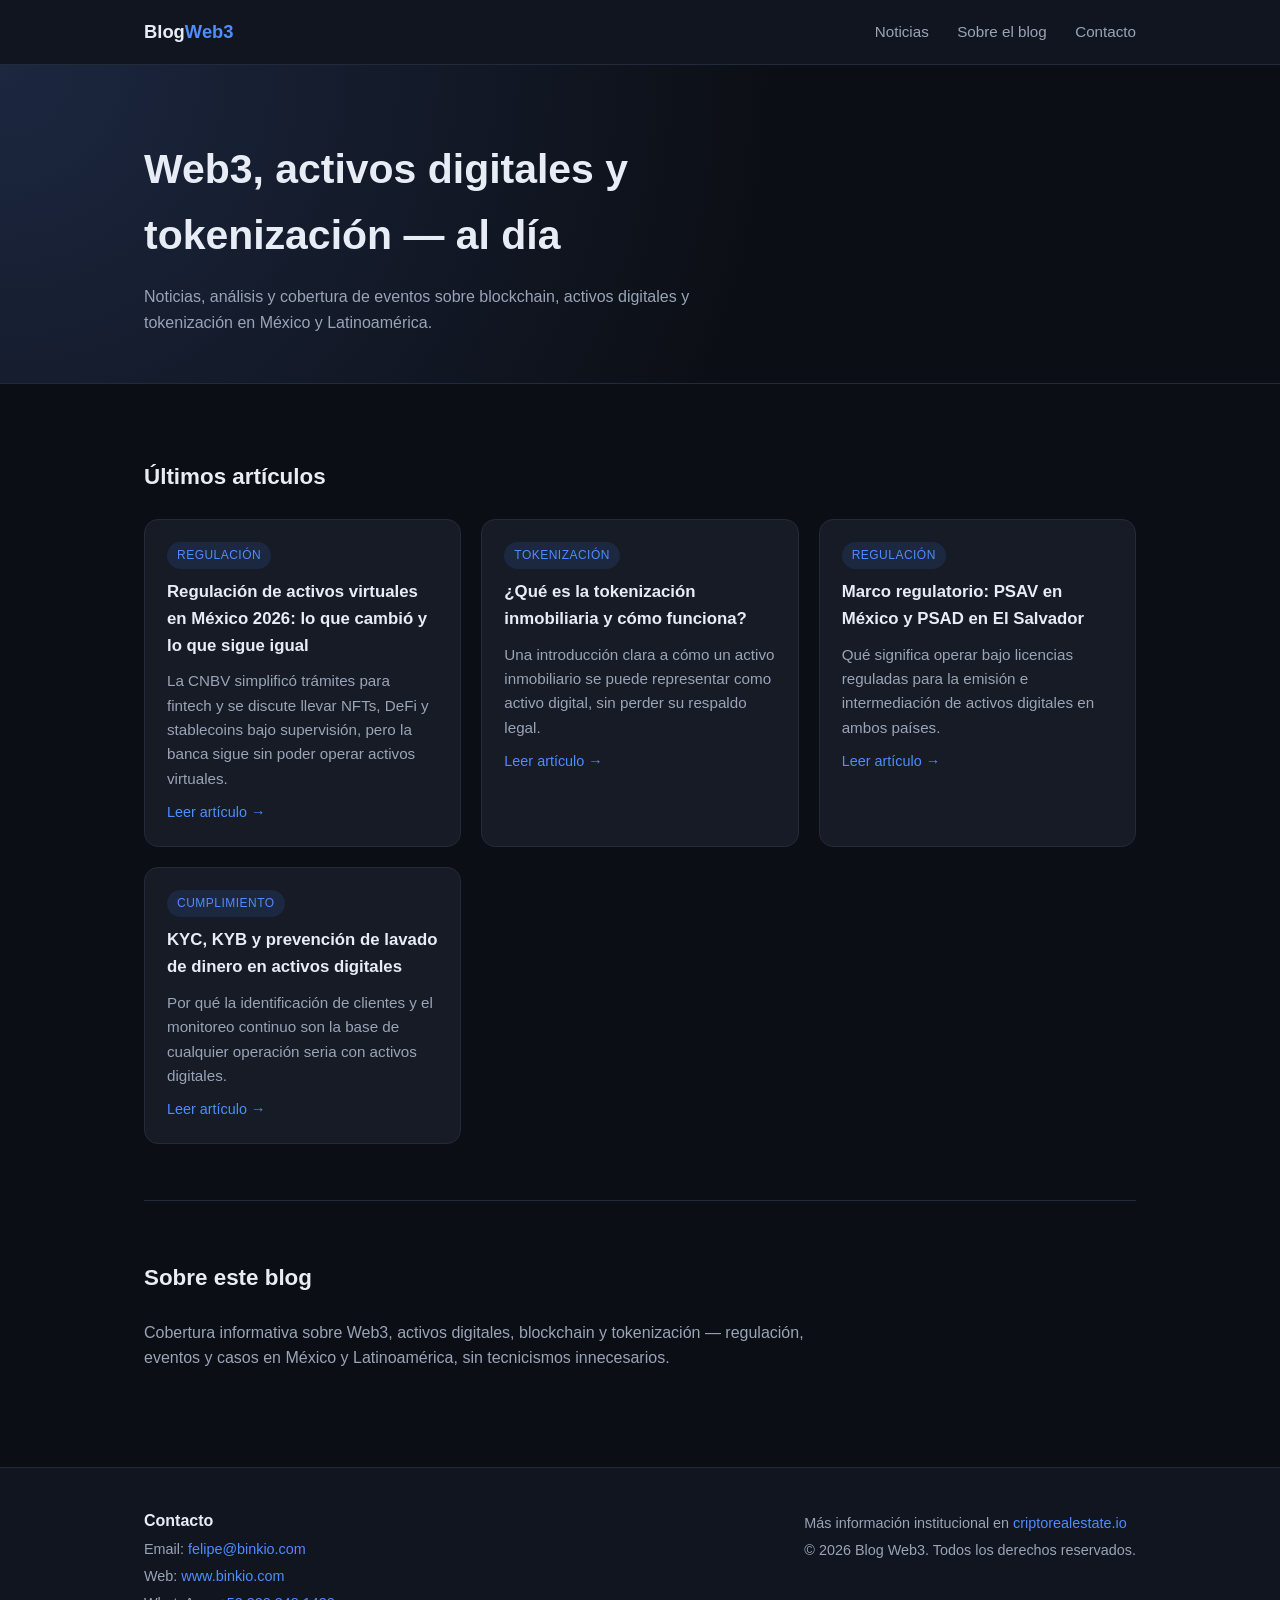
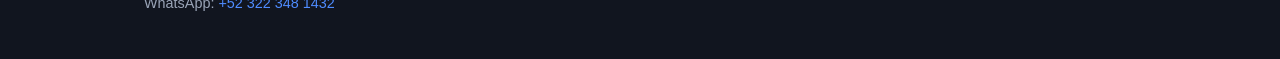
<file: index.html>
<!doctype html>
<html lang="es">
<head>
  <meta charset="UTF-8" />
  <meta name="viewport" content="width=device-width, initial-scale=1.0" />
  <title>Blog Web3 · Noticias de Web3, activos digitales y tokenización</title>
  <meta name="description" content="Noticias y análisis sobre Web3, activos digitales, blockchain y tokenización en México y Latinoamérica." />
  <link rel="canonical" href="https://www.blogweb3.com/" />
  <link rel="alternate" type="application/rss+xml" title="Blog Web3" href="https://www.blogweb3.com/rss.xml" />
  <link rel="icon" href="data:image/svg+xml,<svg xmlns=%22http://www.w3.org/2000/svg%22 viewBox=%220 0 100 100%22><text y=%22.9em%22 font-size=%2290%22>🌐</text></svg>" />
  <link rel="stylesheet" href="styles.css" />
  
</head>
<body>
  <header class="site-header">
    <div class="container header-inner">
      <a class="logo" href="index.html">Blog<span>Web3</span></a>
      <nav>
        <a href="index.html#articulos">Noticias</a>
        <a href="index.html#sobre">Sobre el blog</a>
        <a href="index.html#contacto">Contacto</a>
      </nav>
    </div>
  </header>

  <section class="hero">
    <div class="container">
      <h1>Web3, activos digitales y tokenización — al día</h1>
      <p>Noticias, análisis y cobertura de eventos sobre blockchain, activos digitales y tokenización en México y Latinoamérica.</p>
    </div>
  </section>

  <main class="container">
    <section id="articulos">
      <h2>Últimos artículos</h2>
      <div class="grid">
        <article class="card">
          <span class="tag">Regulación</span>
          <h3><a href="articulos/regulacion-activos-virtuales-mexico-2026.html">Regulación de activos virtuales en México 2026: lo que cambió y lo que sigue igual</a></h3>
          <p>La CNBV simplificó trámites para fintech y se discute llevar NFTs, DeFi y stablecoins bajo supervisión, pero la banca sigue sin poder operar activos virtuales.</p>
          <a class="read-more" href="articulos/regulacion-activos-virtuales-mexico-2026.html">Leer artículo →</a>
        </article>

        <article class="card">
          <span class="tag">Tokenización</span>
          <h3><a href="articulos/que-es-tokenizacion-inmobiliaria.html">¿Qué es la tokenización inmobiliaria y cómo funciona?</a></h3>
          <p>Una introducción clara a cómo un activo inmobiliario se puede representar como activo digital, sin perder su respaldo legal.</p>
          <a class="read-more" href="articulos/que-es-tokenizacion-inmobiliaria.html">Leer artículo →</a>
        </article>

        <article class="card">
          <span class="tag">Regulación</span>
          <h3><a href="articulos/marco-regulatorio-mexico-el-salvador.html">Marco regulatorio: PSAV en México y PSAD en El Salvador</a></h3>
          <p>Qué significa operar bajo licencias reguladas para la emisión e intermediación de activos digitales en ambos países.</p>
          <a class="read-more" href="articulos/marco-regulatorio-mexico-el-salvador.html">Leer artículo →</a>
        </article>

        <article class="card">
          <span class="tag">Cumplimiento</span>
          <h3><a href="articulos/kyc-kyb-prevencion-lavado.html">KYC, KYB y prevención de lavado de dinero en activos digitales</a></h3>
          <p>Por qué la identificación de clientes y el monitoreo continuo son la base de cualquier operación seria con activos digitales.</p>
          <a class="read-more" href="articulos/kyc-kyb-prevencion-lavado.html">Leer artículo →</a>
        </article>
      </div>
    </section>

    <section id="sobre" class="about">
      <h2>Sobre este blog</h2>
      <p>
        Cobertura informativa sobre Web3, activos digitales, blockchain y tokenización —
        regulación, eventos y casos en México y Latinoamérica, sin tecnicismos innecesarios.
      </p>
    </section>
  </main>

  <footer id="contacto" class="site-footer">
    <div class="container footer-inner">
      <div>
        <strong>Contacto</strong>
        <p>Email: <a href="mailto:felipe@binkio.com">felipe@binkio.com</a></p>
        <p>Web: <a href="https://www.binkio.com" target="_blank" rel="noopener">www.binkio.com</a></p>
        <p>WhatsApp: <a href="https://wa.me/523223481432" target="_blank" rel="noopener">+52 322 348 1432</a></p>
      </div>
      <div>
        <p>Más información institucional en <a href="https://criptorealestate.io/" target="_blank" rel="noopener">criptorealestate.io</a></p>
        <p class="copyright">© <span id="year"></span> Blog Web3. Todos los derechos reservados.</p>
      </div>
    </div>
  </footer>
  <script>document.getElementById('year').textContent = new Date().getFullYear();</script>
</body>
</html>
</file>
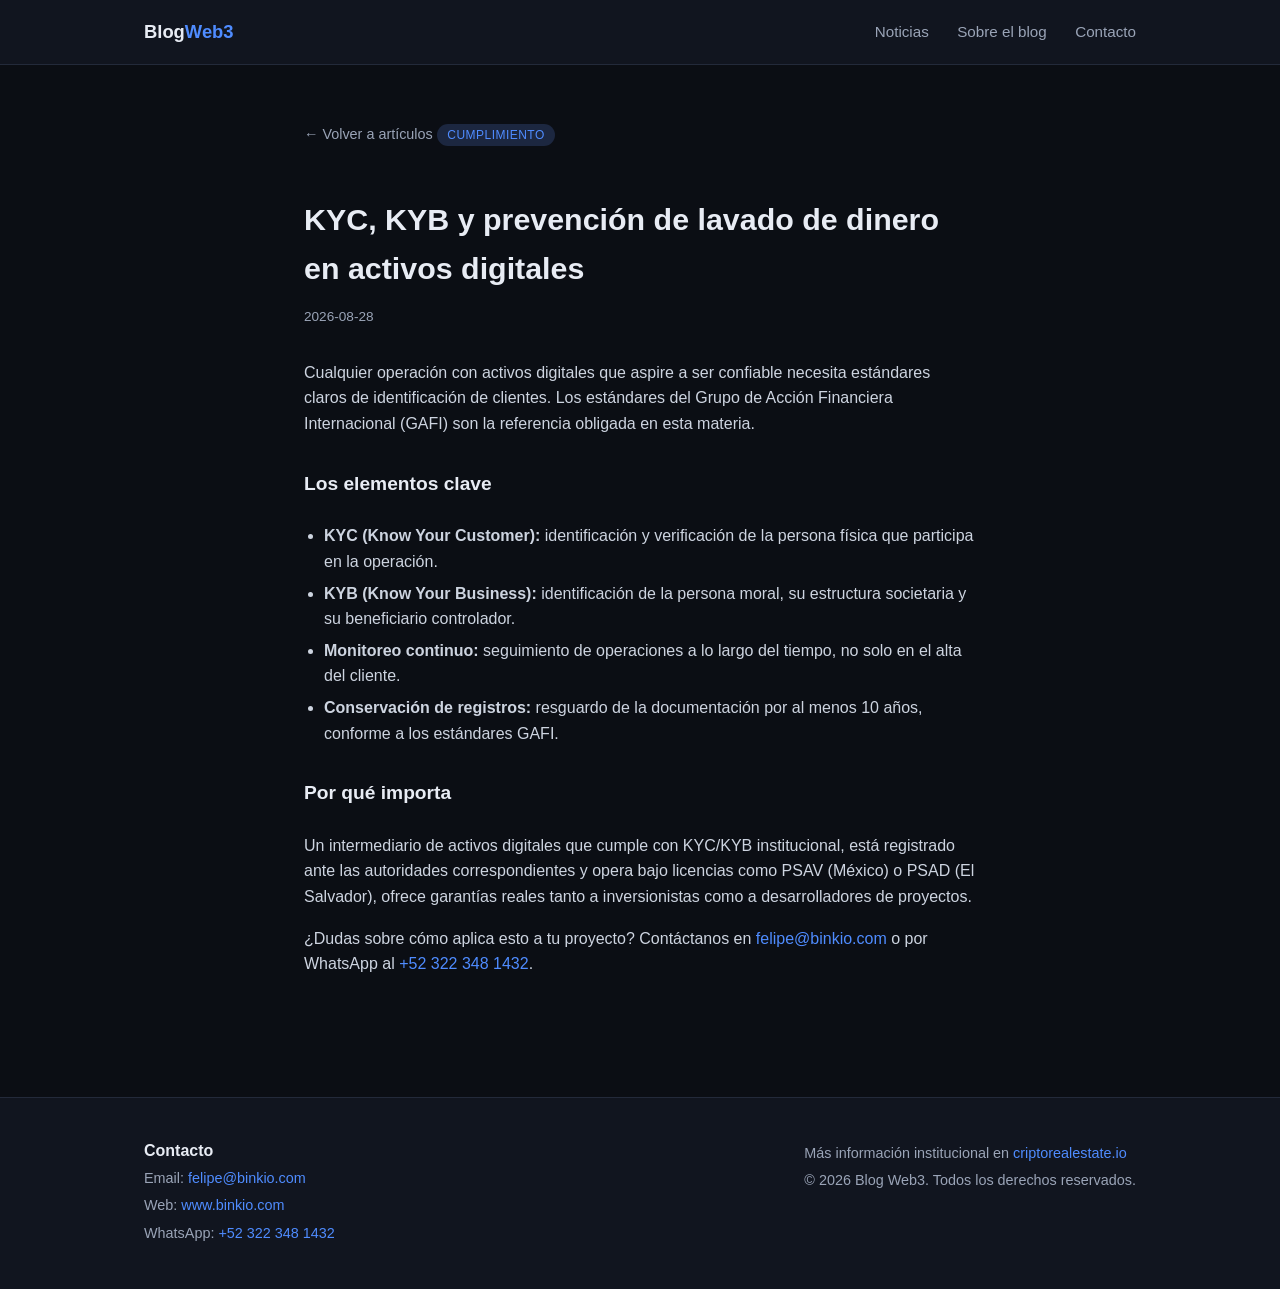
<file: articulos/kyc-kyb-prevencion-lavado.html>
<!doctype html>
<html lang="es">
<head>
  <meta charset="UTF-8" />
  <meta name="viewport" content="width=device-width, initial-scale=1.0" />
  <title>KYC, KYB y prevención de lavado de dinero en activos digitales · Blog Web3</title>
  <meta name="description" content="Por qué la identificación de clientes y el monitoreo continuo son la base de cualquier operación seria con activos digitales." />
  <link rel="canonical" href="https://www.blogweb3.com/articulos/kyc-kyb-prevencion-lavado.html" />
  <link rel="alternate" type="application/rss+xml" title="Blog Web3" href="https://www.blogweb3.com/rss.xml" />
  <link rel="icon" href="data:image/svg+xml,<svg xmlns=%22http://www.w3.org/2000/svg%22 viewBox=%220 0 100 100%22><text y=%22.9em%22 font-size=%2290%22>🌐</text></svg>" />
  <link rel="stylesheet" href="../styles.css" />
  <script type="application/ld+json">{"@context":"https://schema.org","@type":"NewsArticle","headline":"KYC, KYB y prevención de lavado de dinero en activos digitales","description":"Por qué la identificación de clientes y el monitoreo continuo son la base de cualquier operación seria con activos digitales.","datePublished":"2026-08-28","url":"https://www.blogweb3.com/articulos/kyc-kyb-prevencion-lavado.html","publisher":{"@type":"Organization","name":"Blog Web3","url":"https://www.blogweb3.com"}}</script>
</head>
<body>
  <header class="site-header">
    <div class="container header-inner">
      <a class="logo" href="../index.html">Blog<span>Web3</span></a>
      <nav>
        <a href="../index.html#articulos">Noticias</a>
        <a href="../index.html#sobre">Sobre el blog</a>
        <a href="../index.html#contacto">Contacto</a>
      </nav>
    </div>
  </header>

  <article class="article">
    <a class="back" href="../index.html">← Volver a artículos</a>
    <span class="tag">Cumplimiento</span>
    <h1>KYC, KYB y prevención de lavado de dinero en activos digitales</h1>
    <p class="meta">2026-08-28</p>

    <p>Cualquier operación con activos digitales que aspire a ser confiable necesita estándares claros de identificación de clientes. Los estándares del Grupo de Acción Financiera Internacional (GAFI) son la referencia obligada en esta materia.</p>
    <h2>Los elementos clave</h2>
    <ul>
    <li><strong>KYC (Know Your Customer):</strong> identificación y verificación de la persona física que participa en la operación.</li>
    <li><strong>KYB (Know Your Business):</strong> identificación de la persona moral, su estructura societaria y su beneficiario controlador.</li>
    <li><strong>Monitoreo continuo:</strong> seguimiento de operaciones a lo largo del tiempo, no solo en el alta del cliente.</li>
    <li><strong>Conservación de registros:</strong> resguardo de la documentación por al menos 10 años, conforme a los estándares GAFI.</li>
    </ul>
    <h2>Por qué importa</h2>
    <p>Un intermediario de activos digitales que cumple con KYC/KYB institucional, está registrado ante las autoridades correspondientes y opera bajo licencias como PSAV (México) o PSAD (El Salvador), ofrece garantías reales tanto a inversionistas como a desarrolladores de proyectos.</p>
    <p>¿Dudas sobre cómo aplica esto a tu proyecto? Contáctanos en <a href="mailto:felipe@binkio.com">felipe@binkio.com</a> o por WhatsApp al <a href="https://wa.me/523223481432" target="_blank" rel="noopener">+52 322 348 1432</a>.</p>
  </article>

  <footer id="contacto" class="site-footer">
    <div class="container footer-inner">
      <div>
        <strong>Contacto</strong>
        <p>Email: <a href="mailto:felipe@binkio.com">felipe@binkio.com</a></p>
        <p>Web: <a href="https://www.binkio.com" target="_blank" rel="noopener">www.binkio.com</a></p>
        <p>WhatsApp: <a href="https://wa.me/523223481432" target="_blank" rel="noopener">+52 322 348 1432</a></p>
      </div>
      <div>
        <p>Más información institucional en <a href="https://criptorealestate.io/" target="_blank" rel="noopener">criptorealestate.io</a></p>
        <p class="copyright">© <span id="year"></span> Blog Web3. Todos los derechos reservados.</p>
      </div>
    </div>
  </footer>
  <script>document.getElementById('year').textContent = new Date().getFullYear();</script>
</body>
</html>
</file>
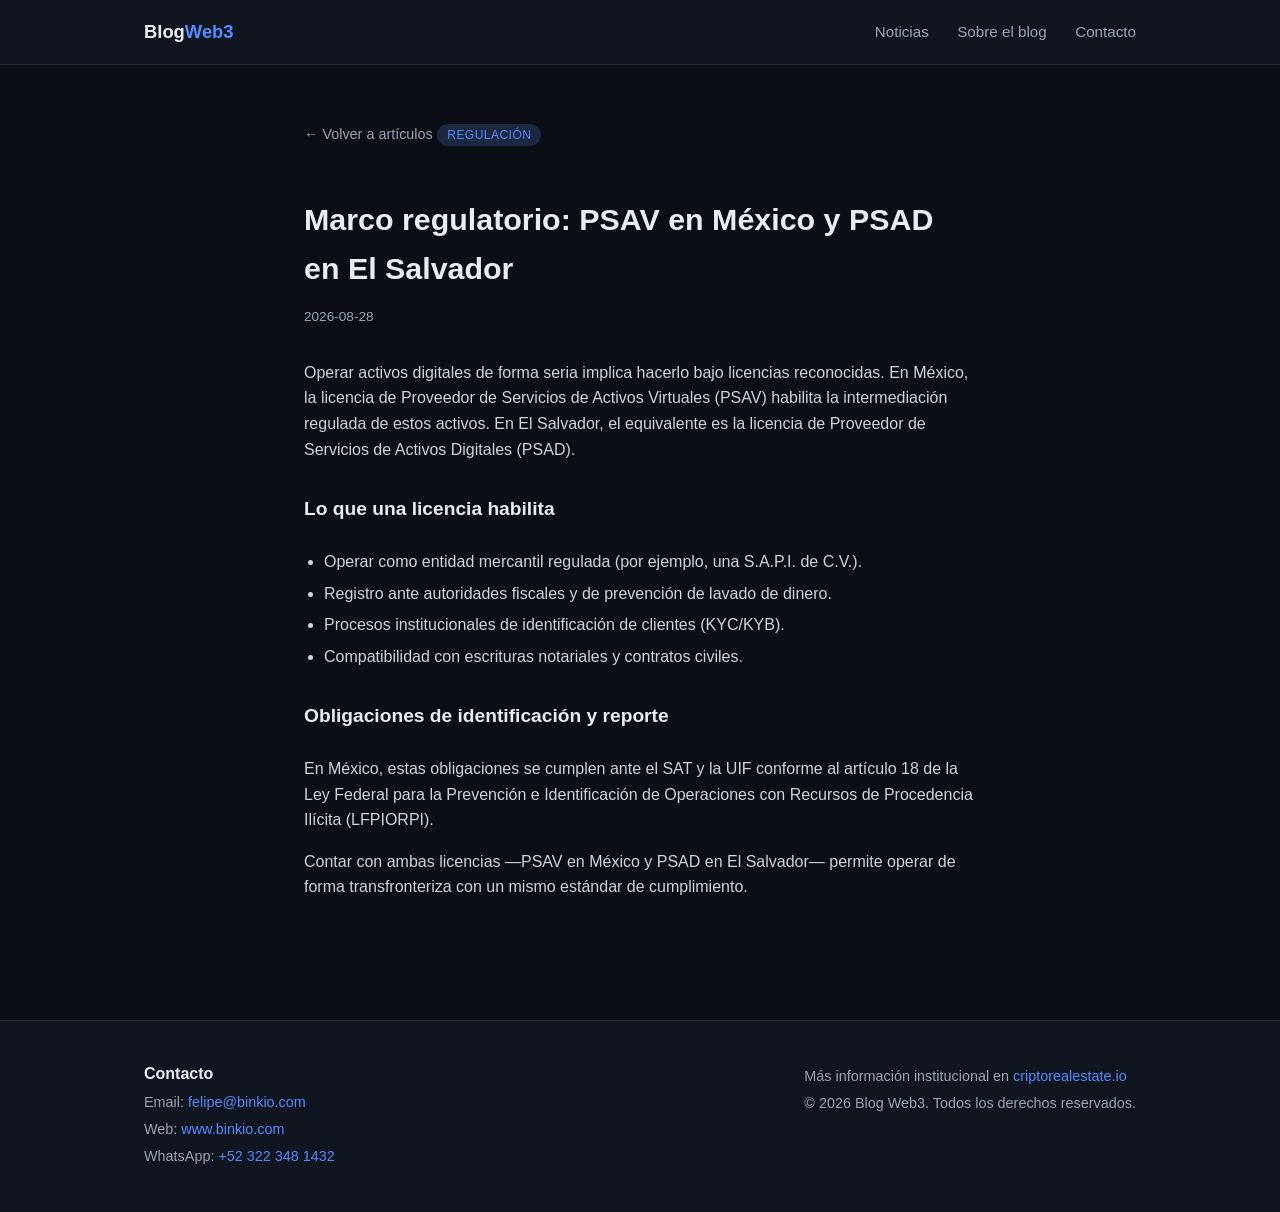
<file: articulos/marco-regulatorio-mexico-el-salvador.html>
<!doctype html>
<html lang="es">
<head>
  <meta charset="UTF-8" />
  <meta name="viewport" content="width=device-width, initial-scale=1.0" />
  <title>Marco regulatorio: PSAV en México y PSAD en El Salvador · Blog Web3</title>
  <meta name="description" content="Qué significa operar bajo licencias reguladas para la emisión e intermediación de activos digitales en ambos países." />
  <link rel="canonical" href="https://www.blogweb3.com/articulos/marco-regulatorio-mexico-el-salvador.html" />
  <link rel="alternate" type="application/rss+xml" title="Blog Web3" href="https://www.blogweb3.com/rss.xml" />
  <link rel="icon" href="data:image/svg+xml,<svg xmlns=%22http://www.w3.org/2000/svg%22 viewBox=%220 0 100 100%22><text y=%22.9em%22 font-size=%2290%22>🌐</text></svg>" />
  <link rel="stylesheet" href="../styles.css" />
  <script type="application/ld+json">{"@context":"https://schema.org","@type":"NewsArticle","headline":"Marco regulatorio: PSAV en México y PSAD en El Salvador","description":"Qué significa operar bajo licencias reguladas para la emisión e intermediación de activos digitales en ambos países.","datePublished":"2026-08-28","url":"https://www.blogweb3.com/articulos/marco-regulatorio-mexico-el-salvador.html","publisher":{"@type":"Organization","name":"Blog Web3","url":"https://www.blogweb3.com"}}</script>
</head>
<body>
  <header class="site-header">
    <div class="container header-inner">
      <a class="logo" href="../index.html">Blog<span>Web3</span></a>
      <nav>
        <a href="../index.html#articulos">Noticias</a>
        <a href="../index.html#sobre">Sobre el blog</a>
        <a href="../index.html#contacto">Contacto</a>
      </nav>
    </div>
  </header>

  <article class="article">
    <a class="back" href="../index.html">← Volver a artículos</a>
    <span class="tag">Regulación</span>
    <h1>Marco regulatorio: PSAV en México y PSAD en El Salvador</h1>
    <p class="meta">2026-08-28</p>

    <p>Operar activos digitales de forma seria implica hacerlo bajo licencias reconocidas. En México, la licencia de Proveedor de Servicios de Activos Virtuales (PSAV) habilita la intermediación regulada de estos activos. En El Salvador, el equivalente es la licencia de Proveedor de Servicios de Activos Digitales (PSAD).</p>
    <h2>Lo que una licencia habilita</h2>
    <ul>
    <li>Operar como entidad mercantil regulada (por ejemplo, una S.A.P.I. de C.V.).</li>
    <li>Registro ante autoridades fiscales y de prevención de lavado de dinero.</li>
    <li>Procesos institucionales de identificación de clientes (KYC/KYB).</li>
    <li>Compatibilidad con escrituras notariales y contratos civiles.</li>
    </ul>
    <h2>Obligaciones de identificación y reporte</h2>
    <p>En México, estas obligaciones se cumplen ante el SAT y la UIF conforme al artículo 18 de la Ley Federal para la Prevención e Identificación de Operaciones con Recursos de Procedencia Ilícita (LFPIORPI).</p>
    <p>Contar con ambas licencias —PSAV en México y PSAD en El Salvador— permite operar de forma transfronteriza con un mismo estándar de cumplimiento.</p>
  </article>

  <footer id="contacto" class="site-footer">
    <div class="container footer-inner">
      <div>
        <strong>Contacto</strong>
        <p>Email: <a href="mailto:felipe@binkio.com">felipe@binkio.com</a></p>
        <p>Web: <a href="https://www.binkio.com" target="_blank" rel="noopener">www.binkio.com</a></p>
        <p>WhatsApp: <a href="https://wa.me/523223481432" target="_blank" rel="noopener">+52 322 348 1432</a></p>
      </div>
      <div>
        <p>Más información institucional en <a href="https://criptorealestate.io/" target="_blank" rel="noopener">criptorealestate.io</a></p>
        <p class="copyright">© <span id="year"></span> Blog Web3. Todos los derechos reservados.</p>
      </div>
    </div>
  </footer>
  <script>document.getElementById('year').textContent = new Date().getFullYear();</script>
</body>
</html>
</file>
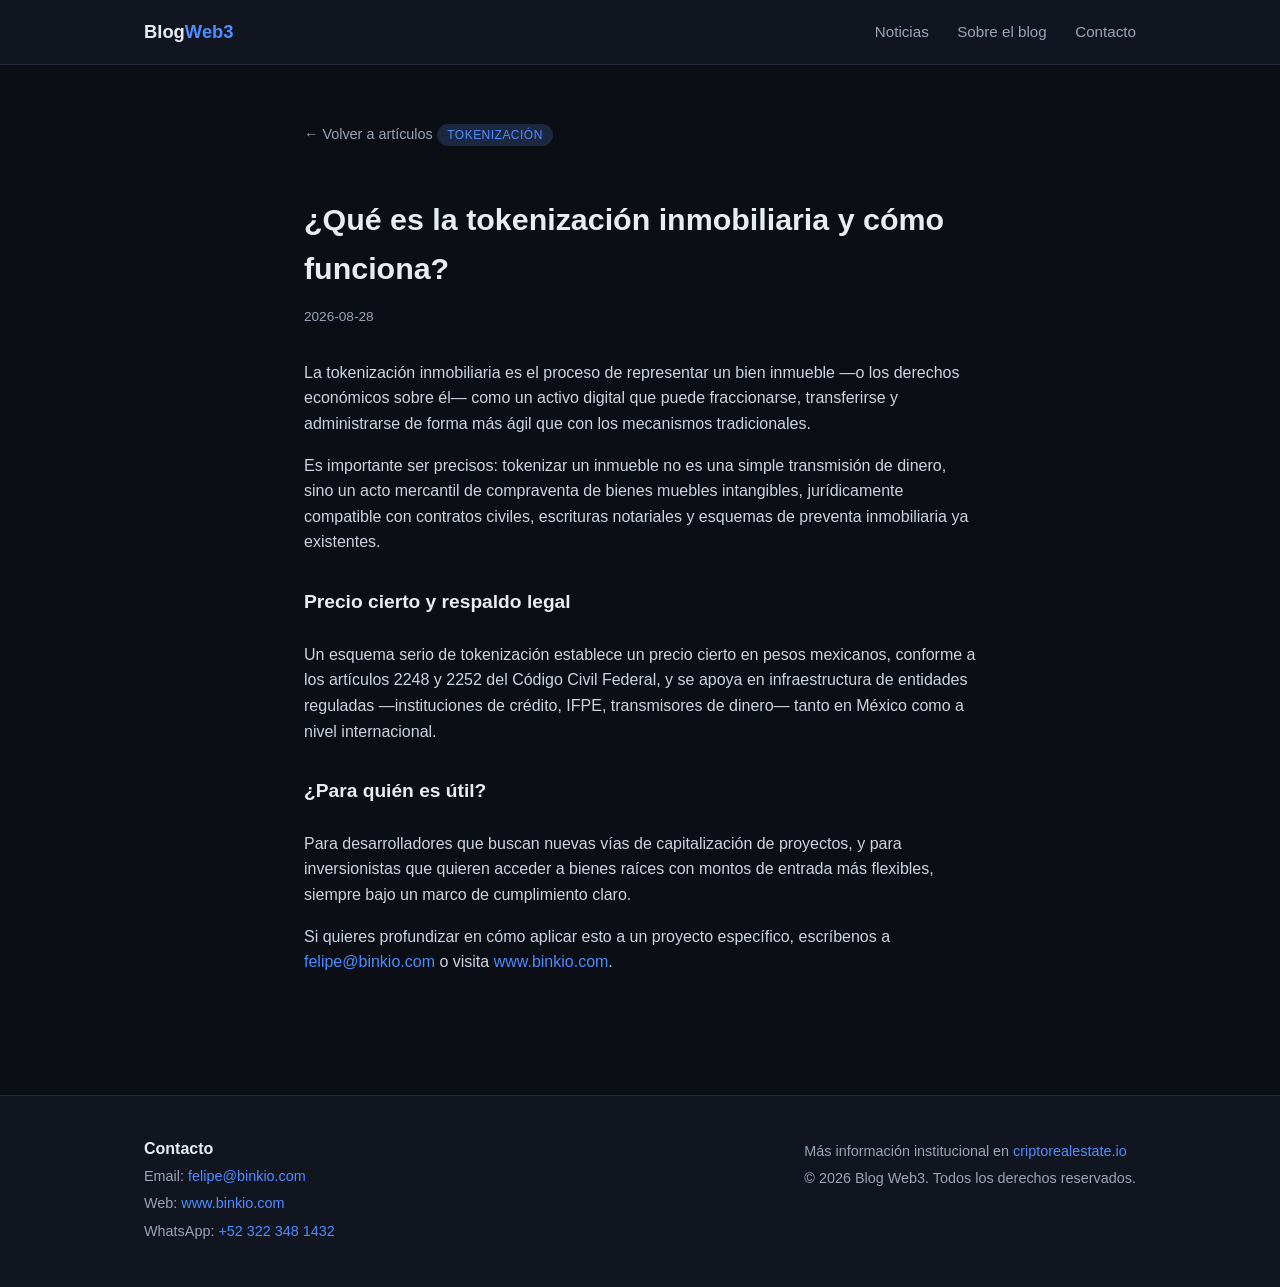
<file: articulos/que-es-tokenizacion-inmobiliaria.html>
<!doctype html>
<html lang="es">
<head>
  <meta charset="UTF-8" />
  <meta name="viewport" content="width=device-width, initial-scale=1.0" />
  <title>¿Qué es la tokenización inmobiliaria y cómo funciona? · Blog Web3</title>
  <meta name="description" content="Una introducción clara a cómo un activo inmobiliario se puede representar como activo digital, sin perder su respaldo legal." />
  <link rel="canonical" href="https://www.blogweb3.com/articulos/que-es-tokenizacion-inmobiliaria.html" />
  <link rel="alternate" type="application/rss+xml" title="Blog Web3" href="https://www.blogweb3.com/rss.xml" />
  <link rel="icon" href="data:image/svg+xml,<svg xmlns=%22http://www.w3.org/2000/svg%22 viewBox=%220 0 100 100%22><text y=%22.9em%22 font-size=%2290%22>🌐</text></svg>" />
  <link rel="stylesheet" href="../styles.css" />
  <script type="application/ld+json">{"@context":"https://schema.org","@type":"NewsArticle","headline":"¿Qué es la tokenización inmobiliaria y cómo funciona?","description":"Una introducción clara a cómo un activo inmobiliario se puede representar como activo digital, sin perder su respaldo legal.","datePublished":"2026-08-28","url":"https://www.blogweb3.com/articulos/que-es-tokenizacion-inmobiliaria.html","publisher":{"@type":"Organization","name":"Blog Web3","url":"https://www.blogweb3.com"}}</script>
</head>
<body>
  <header class="site-header">
    <div class="container header-inner">
      <a class="logo" href="../index.html">Blog<span>Web3</span></a>
      <nav>
        <a href="../index.html#articulos">Noticias</a>
        <a href="../index.html#sobre">Sobre el blog</a>
        <a href="../index.html#contacto">Contacto</a>
      </nav>
    </div>
  </header>

  <article class="article">
    <a class="back" href="../index.html">← Volver a artículos</a>
    <span class="tag">Tokenización</span>
    <h1>¿Qué es la tokenización inmobiliaria y cómo funciona?</h1>
    <p class="meta">2026-08-28</p>

    <p>La tokenización inmobiliaria es el proceso de representar un bien inmueble —o los derechos económicos sobre él— como un activo digital que puede fraccionarse, transferirse y administrarse de forma más ágil que con los mecanismos tradicionales.</p>
    <p>Es importante ser precisos: tokenizar un inmueble no es una simple transmisión de dinero, sino un acto mercantil de compraventa de bienes muebles intangibles, jurídicamente compatible con contratos civiles, escrituras notariales y esquemas de preventa inmobiliaria ya existentes.</p>
    <h2>Precio cierto y respaldo legal</h2>
    <p>Un esquema serio de tokenización establece un precio cierto en pesos mexicanos, conforme a los artículos 2248 y 2252 del Código Civil Federal, y se apoya en infraestructura de entidades reguladas —instituciones de crédito, IFPE, transmisores de dinero— tanto en México como a nivel internacional.</p>
    <h2>¿Para quién es útil?</h2>
    <p>Para desarrolladores que buscan nuevas vías de capitalización de proyectos, y para inversionistas que quieren acceder a bienes raíces con montos de entrada más flexibles, siempre bajo un marco de cumplimiento claro.</p>
    <p>Si quieres profundizar en cómo aplicar esto a un proyecto específico, escríbenos a <a href="mailto:felipe@binkio.com">felipe@binkio.com</a> o visita <a href="https://www.binkio.com" target="_blank" rel="noopener">www.binkio.com</a>.</p>
  </article>

  <footer id="contacto" class="site-footer">
    <div class="container footer-inner">
      <div>
        <strong>Contacto</strong>
        <p>Email: <a href="mailto:felipe@binkio.com">felipe@binkio.com</a></p>
        <p>Web: <a href="https://www.binkio.com" target="_blank" rel="noopener">www.binkio.com</a></p>
        <p>WhatsApp: <a href="https://wa.me/523223481432" target="_blank" rel="noopener">+52 322 348 1432</a></p>
      </div>
      <div>
        <p>Más información institucional en <a href="https://criptorealestate.io/" target="_blank" rel="noopener">criptorealestate.io</a></p>
        <p class="copyright">© <span id="year"></span> Blog Web3. Todos los derechos reservados.</p>
      </div>
    </div>
  </footer>
  <script>document.getElementById('year').textContent = new Date().getFullYear();</script>
</body>
</html>
</file>
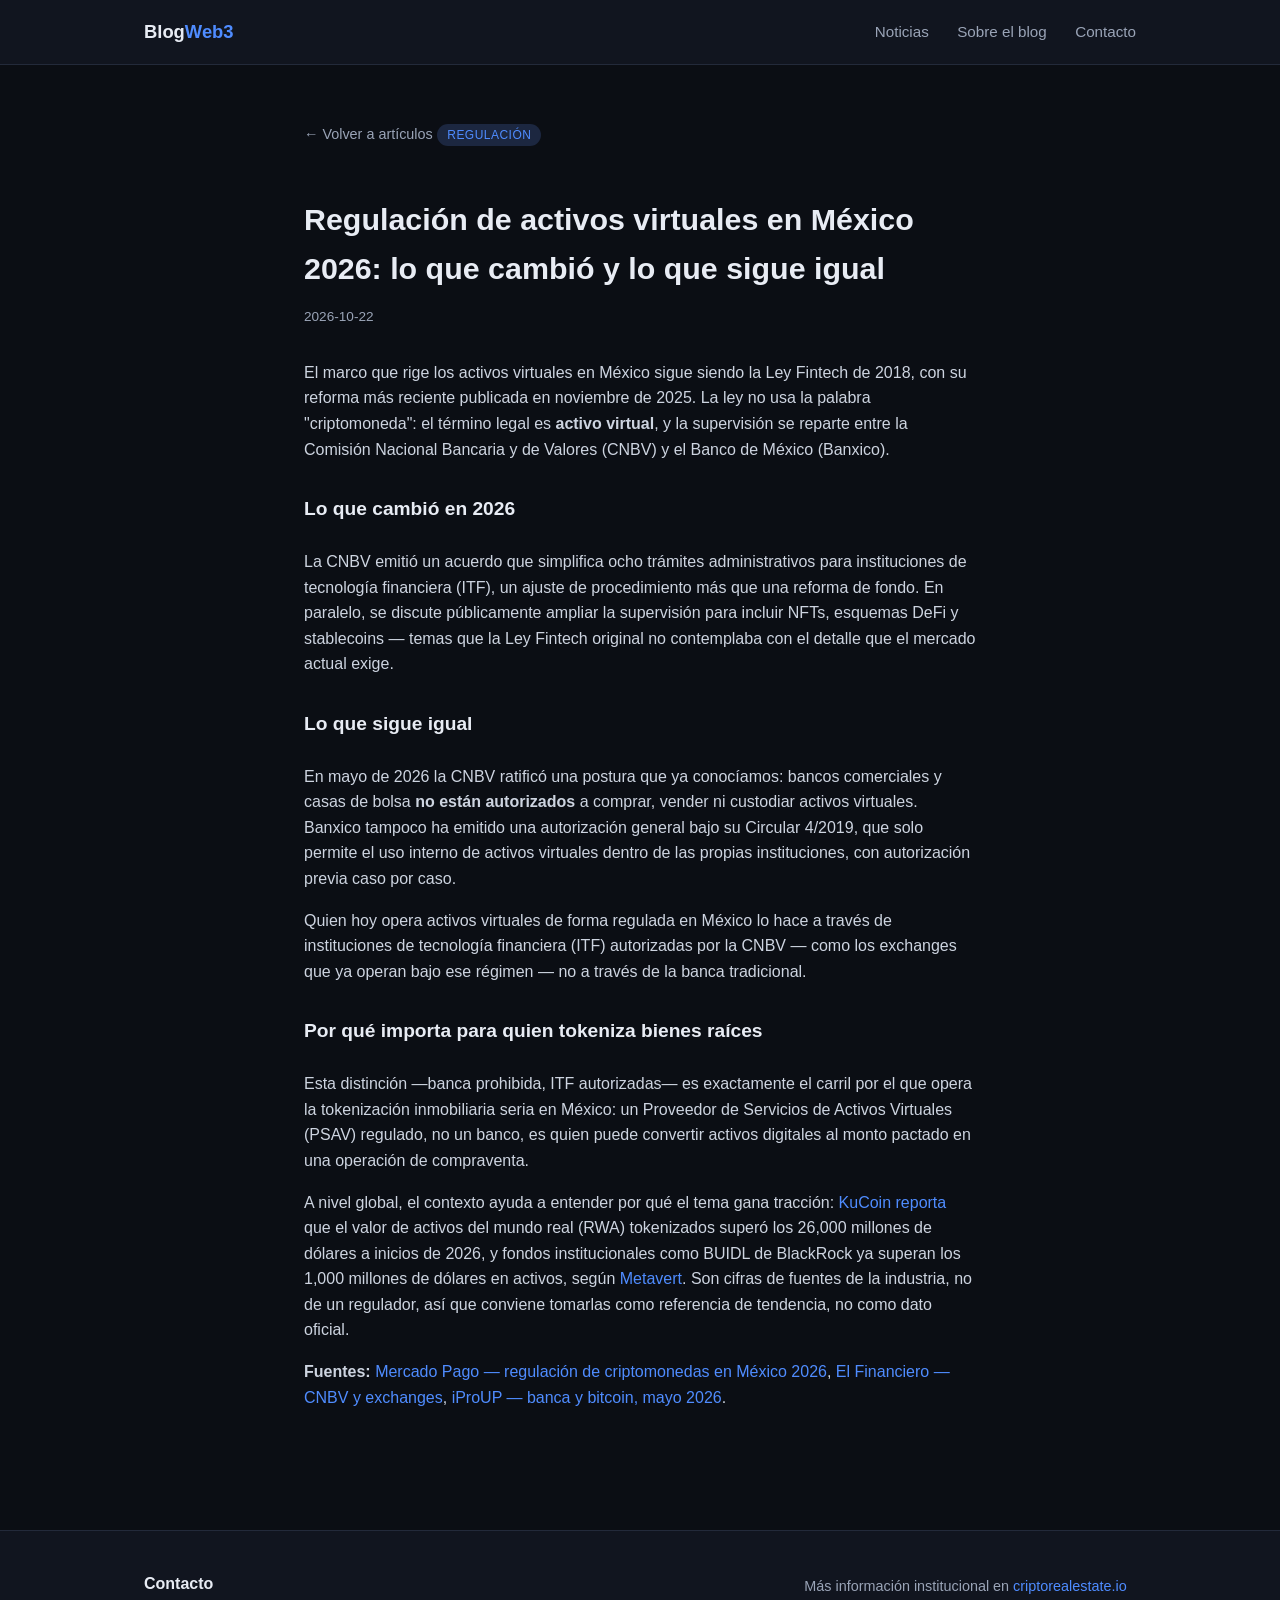
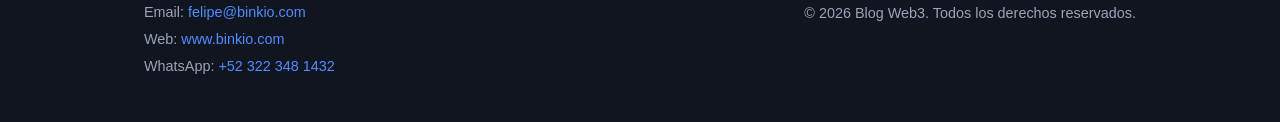
<file: articulos/regulacion-activos-virtuales-mexico-2026.html>
<!doctype html>
<html lang="es">
<head>
  <meta charset="UTF-8" />
  <meta name="viewport" content="width=device-width, initial-scale=1.0" />
  <title>Regulación de activos virtuales en México 2026: lo que cambió y lo que sigue igual · Blog Web3</title>
  <meta name="description" content="La CNBV simplificó trámites para fintech y se discute llevar NFTs, DeFi y stablecoins bajo supervisión, pero la banca sigue sin poder operar activos virtuales." />
  <link rel="canonical" href="https://www.blogweb3.com/articulos/regulacion-activos-virtuales-mexico-2026.html" />
  <link rel="alternate" type="application/rss+xml" title="Blog Web3" href="https://www.blogweb3.com/rss.xml" />
  <link rel="icon" href="data:image/svg+xml,<svg xmlns=%22http://www.w3.org/2000/svg%22 viewBox=%220 0 100 100%22><text y=%22.9em%22 font-size=%2290%22>🌐</text></svg>" />
  <link rel="stylesheet" href="../styles.css" />
  <script type="application/ld+json">{"@context":"https://schema.org","@type":"NewsArticle","headline":"Regulación de activos virtuales en México 2026: lo que cambió y lo que sigue igual","description":"La CNBV simplificó trámites para fintech y se discute llevar NFTs, DeFi y stablecoins bajo supervisión, pero la banca sigue sin poder operar activos virtuales.","datePublished":"2026-10-22","url":"https://www.blogweb3.com/articulos/regulacion-activos-virtuales-mexico-2026.html","publisher":{"@type":"Organization","name":"Blog Web3","url":"https://www.blogweb3.com"}}</script>
</head>
<body>
  <header class="site-header">
    <div class="container header-inner">
      <a class="logo" href="../index.html">Blog<span>Web3</span></a>
      <nav>
        <a href="../index.html#articulos">Noticias</a>
        <a href="../index.html#sobre">Sobre el blog</a>
        <a href="../index.html#contacto">Contacto</a>
      </nav>
    </div>
  </header>

  <article class="article">
    <a class="back" href="../index.html">← Volver a artículos</a>
    <span class="tag">Regulación</span>
    <h1>Regulación de activos virtuales en México 2026: lo que cambió y lo que sigue igual</h1>
    <p class="meta">2026-10-22</p>

    <p>El marco que rige los activos virtuales en México sigue siendo la Ley Fintech de 2018, con su reforma más reciente publicada en noviembre de 2025. La ley no usa la palabra &quot;criptomoneda&quot;: el término legal es <strong>activo virtual</strong>, y la supervisión se reparte entre la Comisión Nacional Bancaria y de Valores (CNBV) y el Banco de México (Banxico).</p>
    <h2>Lo que cambió en 2026</h2>
    <p>La CNBV emitió un acuerdo que simplifica ocho trámites administrativos para instituciones de tecnología financiera (ITF), un ajuste de procedimiento más que una reforma de fondo. En paralelo, se discute públicamente ampliar la supervisión para incluir NFTs, esquemas DeFi y stablecoins — temas que la Ley Fintech original no contemplaba con el detalle que el mercado actual exige.</p>
    <h2>Lo que sigue igual</h2>
    <p>En mayo de 2026 la CNBV ratificó una postura que ya conocíamos: bancos comerciales y casas de bolsa <strong>no están autorizados</strong> a comprar, vender ni custodiar activos virtuales. Banxico tampoco ha emitido una autorización general bajo su Circular 4/2019, que solo permite el uso interno de activos virtuales dentro de las propias instituciones, con autorización previa caso por caso.</p>
    <p>Quien hoy opera activos virtuales de forma regulada en México lo hace a través de instituciones de tecnología financiera (ITF) autorizadas por la CNBV — como los exchanges que ya operan bajo ese régimen — no a través de la banca tradicional.</p>
    <h2>Por qué importa para quien tokeniza bienes raíces</h2>
    <p>Esta distinción —banca prohibida, ITF autorizadas— es exactamente el carril por el que opera la tokenización inmobiliaria seria en México: un Proveedor de Servicios de Activos Virtuales (PSAV) regulado, no un banco, es quien puede convertir activos digitales al monto pactado en una operación de compraventa.</p>
    <p>A nivel global, el contexto ayuda a entender por qué el tema gana tracción: <a href="https://www.kucoin.com/es/blog/2026-rwa-tokenization-surge-a-bridge-between-crypto-speculation-and-real-world-utility" target="_blank" rel="noopener">KuCoin reporta</a> que el valor de activos del mundo real (RWA) tokenizados superó los 26,000 millones de dólares a inicios de 2026, y fondos institucionales como BUIDL de BlackRock ya superan los 1,000 millones de dólares en activos, según <a href="https://metavert.io/rwa-tokenization" target="_blank" rel="noopener">Metavert</a>. Son cifras de fuentes de la industria, no de un regulador, así que conviene tomarlas como referencia de tendencia, no como dato oficial.</p>
    <p><strong>Fuentes:</strong> <a href="https://www.mercadopago.com.mx/blog/regulacion-criptomonedas-mexico" target="_blank" rel="noopener">Mercado Pago — regulación de criptomonedas en México 2026</a>, <a href="https://www.elfinanciero.com.mx/economia/exchanges-de-criptomonedas-podran-seguir-operando-aclara-la-cnbv/" target="_blank" rel="noopener">El Financiero — CNBV y exchanges</a>, <a href="https://www.iproup.com/economia-digital/67728-bitcoin-bancos-mexicanos-sigue-prohibido-acceder-legalmente-mayo-2026" target="_blank" rel="noopener">iProUP — banca y bitcoin, mayo 2026</a>.</p>
  </article>

  <footer id="contacto" class="site-footer">
    <div class="container footer-inner">
      <div>
        <strong>Contacto</strong>
        <p>Email: <a href="mailto:felipe@binkio.com">felipe@binkio.com</a></p>
        <p>Web: <a href="https://www.binkio.com" target="_blank" rel="noopener">www.binkio.com</a></p>
        <p>WhatsApp: <a href="https://wa.me/523223481432" target="_blank" rel="noopener">+52 322 348 1432</a></p>
      </div>
      <div>
        <p>Más información institucional en <a href="https://criptorealestate.io/" target="_blank" rel="noopener">criptorealestate.io</a></p>
        <p class="copyright">© <span id="year"></span> Blog Web3. Todos los derechos reservados.</p>
      </div>
    </div>
  </footer>
  <script>document.getElementById('year').textContent = new Date().getFullYear();</script>
</body>
</html>
</file>
<file: styles.css>
:root {
  --bg: #0b0e14;
  --bg-soft: #11151f;
  --card: #161b26;
  --text: #e8ecf4;
  --muted: #9aa4b7;
  --accent: #4f8cff;
  --accent-soft: #1c2740;
  --border: #232a3a;
  --radius: 14px;
}

* { box-sizing: border-box; }

html, body {
  margin: 0;
  padding: 0;
  background: var(--bg);
  color: var(--text);
  font-family: -apple-system, BlinkMacSystemFont, "Segoe UI", Roboto, Helvetica, Arial, sans-serif;
  line-height: 1.6;
}

a { color: var(--accent); text-decoration: none; }
a:hover { text-decoration: underline; }

.container {
  max-width: 1040px;
  margin: 0 auto;
  padding: 0 24px;
}

.site-header {
  border-bottom: 1px solid var(--border);
  background: var(--bg-soft);
  position: sticky;
  top: 0;
  z-index: 10;
}

.header-inner {
  display: flex;
  align-items: center;
  justify-content: space-between;
  height: 64px;
}

.logo {
  font-weight: 700;
  font-size: 1.15rem;
  color: var(--text);
}
.logo span { color: var(--accent); }

nav a {
  margin-left: 24px;
  color: var(--muted);
  font-size: 0.95rem;
}
nav a:hover { color: var(--text); }

.hero {
  padding: 72px 0 48px;
  background: radial-gradient(circle at top left, var(--accent-soft), transparent 60%);
  border-bottom: 1px solid var(--border);
}
.hero h1 {
  font-size: clamp(1.8rem, 3.2vw, 2.6rem);
  margin: 0 0 16px;
  max-width: 720px;
}
.hero p {
  color: var(--muted);
  max-width: 620px;
  margin: 0;
}

main.container { padding: 56px 24px 40px; }

h2 { font-size: 1.4rem; margin-bottom: 24px; }

.grid {
  display: grid;
  grid-template-columns: repeat(auto-fit, minmax(260px, 1fr));
  gap: 20px;
}

.card {
  background: var(--card);
  border: 1px solid var(--border);
  border-radius: var(--radius);
  padding: 22px;
  display: flex;
  flex-direction: column;
  gap: 10px;
}

.tag {
  align-self: flex-start;
  font-size: 0.75rem;
  text-transform: uppercase;
  letter-spacing: 0.04em;
  color: var(--accent);
  background: var(--accent-soft);
  padding: 4px 10px;
  border-radius: 999px;
}

.card h3 { margin: 0; font-size: 1.05rem; }
.card h3 a { color: var(--text); }
.card p { color: var(--muted); margin: 0; font-size: 0.95rem; }
.read-more { font-size: 0.9rem; }

.about { margin-top: 56px; border-top: 1px solid var(--border); padding-top: 40px; }
.about p { color: var(--muted); max-width: 680px; }

.site-footer {
  border-top: 1px solid var(--border);
  background: var(--bg-soft);
  margin-top: 40px;
}
.footer-inner {
  display: flex;
  flex-wrap: wrap;
  gap: 32px;
  justify-content: space-between;
  padding: 40px 24px;
}
.footer-inner p { margin: 4px 0; color: var(--muted); font-size: 0.9rem; }
.copyright { margin-top: 12px; font-size: 0.8rem; }

.article {
  max-width: 720px;
  margin: 0 auto;
  padding: 56px 24px 64px;
}
.article .back { display: inline-block; margin-bottom: 24px; color: var(--muted); font-size: 0.9rem; }
.article h1 { font-size: 1.9rem; margin-bottom: 8px; }
.article .meta { color: var(--muted); font-size: 0.85rem; margin-bottom: 32px; }
.article h2 { font-size: 1.2rem; margin-top: 32px; }
.article h3 { font-size: 1.05rem; margin-top: 24px; }
.article p { color: #cdd4e0; }
.article ul { color: #cdd4e0; padding-left: 20px; }
.article li { margin: 6px 0; }
.article blockquote {
  margin: 20px 0;
  padding: 12px 18px;
  border-left: 3px solid var(--accent);
  background: var(--card);
  border-radius: 0 8px 8px 0;
}
.article blockquote p { margin: 0; color: var(--text); }
</file>
